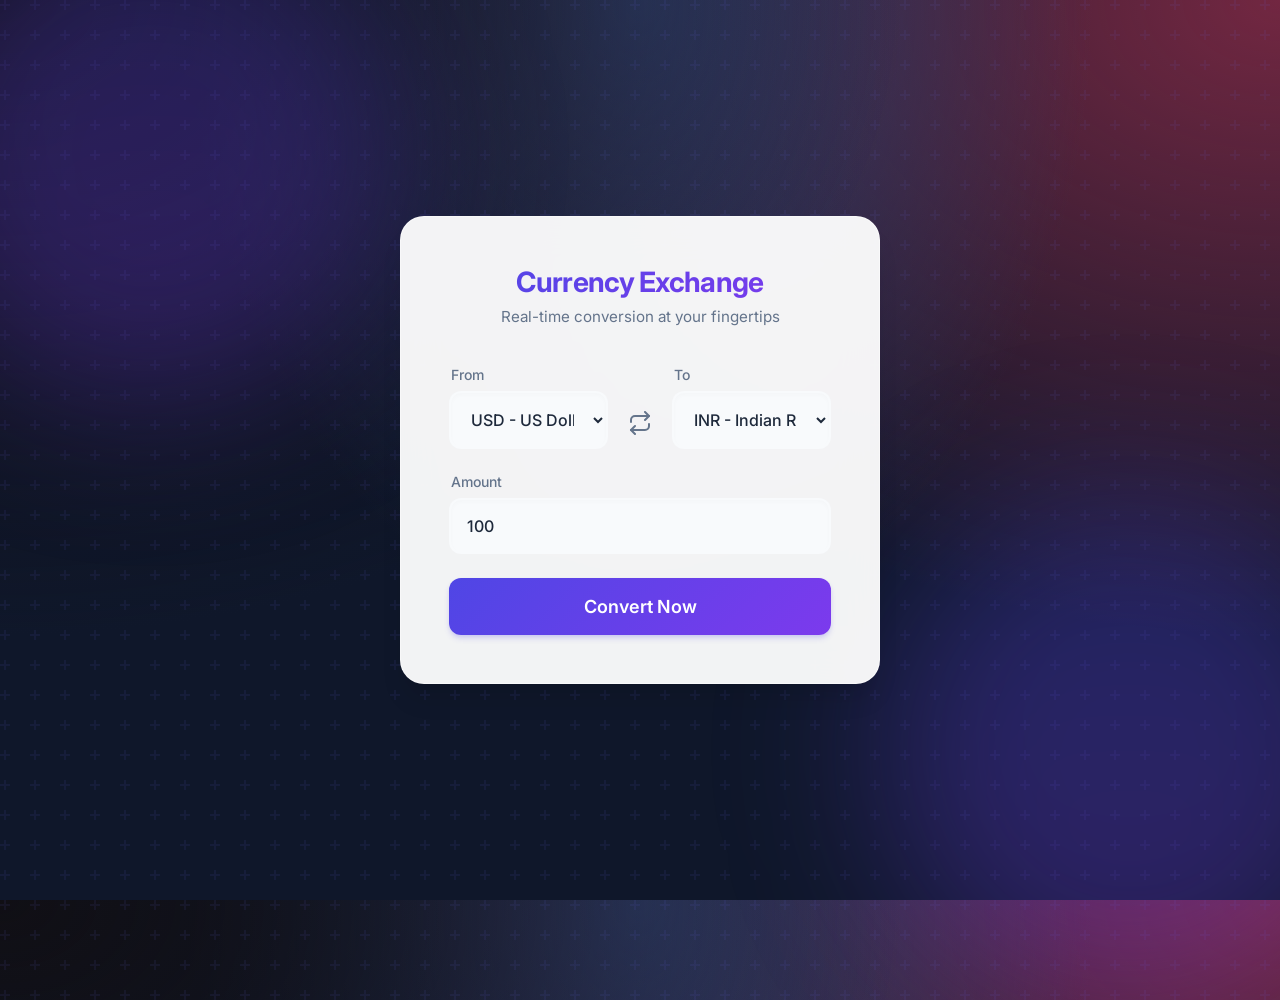
<file: src/main/resources/static/index.html>
<!DOCTYPE html>
<html lang="en">

<head>
    <meta charset="UTF-8">
    <meta name="viewport" content="width=device-width, initial-scale=1.0">
    <title>Currency Converter</title>
    <!-- Google Fonts -->
    <link href="https://fonts.googleapis.com/css2?family=Inter:wght@300;400;500;600;700&display=swap" rel="stylesheet">
    <style>
        :root {
            --primary-gradient: linear-gradient(135deg, #4f46e5 0%, #7c3aed 100%);
            --secondary-gradient: linear-gradient(135deg, #3b82f6 0%, #2563eb 100%);
            --glass-bg: rgba(255, 255, 255, 0.95);
            --text-main: #1e293b;
            --text-secondary: #64748b;
            --border-light: #e2e8f0;
            --input-bg: #f8fafc;
            --shadow-lg: 0 20px 25px -5px rgba(0, 0, 0, 0.1), 0 10px 10px -5px rgba(0, 0, 0, 0.04);
            --shadow-glow: 0 0 20px rgba(79, 70, 229, 0.3);
        }

        * {
            box-sizing: border-box;
            margin: 0;
            padding: 0;
            font-family: 'Inter', sans-serif;
            -webkit-font-smoothing: antialiased;
        }

        body {
            background-color: #0f172a;
            background-image:
                url("data:image/svg+xml,%3Csvg width='60' height='60' viewBox='0 0 60 60' xmlns='http://www.w3.org/2000/svg'%3E%3Cg fill='none' fill-rule='evenodd'%3E%3Cg fill='%236366f1' fill-opacity='0.08'%3E%3Cpath d='M36 34v-4h-2v4h-4v2h4v4h2v-4h4v-2h-4zm0-30V0h-2v4h-4v2h4v4h2V6h4V4h-4zM6 34v-4H4v4H0v2h4v4h2v-4h4v-2H6zM6 4V0H4v4H0v2h4v4h2V6h4V4H6z'/%3E%3C/g%3E%3C/g%3E%3C/svg%3E"),
                radial-gradient(at 0% 0%, hsla(253, 16%, 7%, 1) 0, transparent 50%),
                radial-gradient(at 50% 0%, hsla(225, 39%, 30%, 1) 0, transparent 50%),
                radial-gradient(at 100% 0%, hsla(339, 49%, 30%, 1) 0, transparent 50%);
            display: flex;
            justify-content: center;
            align-items: center;
            min-height: 100vh;
            color: var(--text-main);
            padding: 20px;
            overflow-x: hidden;
        }

        /* Ambient background shapes */
        .ambient-shape {
            position: absolute;
            width: 500px;
            height: 500px;
            background: linear-gradient(180deg, rgba(79, 70, 229, 0.3) 0%, rgba(124, 58, 237, 0.3) 100%);
            filter: blur(80px);
            border-radius: 50%;
            z-index: -1;
            animation: float 10s infinite ease-in-out alternate;
        }

        .shape-1 {
            top: -100px;
            left: -100px;
        }

        .shape-2 {
            bottom: -100px;
            right: -100px;
            animation-delay: -5s;
        }

        @keyframes float {
            0% {
                transform: translate(0, 0);
            }

            100% {
                transform: translate(30px, 50px);
            }
        }

        .converter-card {
            background: var(--glass-bg);
            padding: 3rem;
            border-radius: 24px;
            box-shadow: var(--shadow-lg);
            width: 100%;
            max-width: 480px;
            position: relative;
            backdrop-filter: blur(20px);
            border: 1px solid rgba(255, 255, 255, 0.5);
            animation: slideUp 0.6s cubic-bezier(0.16, 1, 0.3, 1);
        }

        @keyframes slideUp {
            from {
                opacity: 0;
                transform: translateY(40px);
            }

            to {
                opacity: 1;
                transform: translateY(0);
            }
        }

        header {
            text-align: center;
            margin-bottom: 2.5rem;
        }

        h2 {
            font-size: 1.75rem;
            background: var(--primary-gradient);
            -webkit-background-clip: text;
            background-clip: text;
            -webkit-text-fill-color: transparent;
            font-weight: 700;
            letter-spacing: -0.025em;
            margin-bottom: 0.5rem;
        }

        p.subtitle {
            font-size: 0.95rem;
            color: var(--text-secondary);
        }

        .form-group {
            margin-bottom: 1.5rem;
            position: relative;
        }

        label {
            display: block;
            margin-bottom: 0.5rem;
            font-size: 0.875rem;
            color: var(--text-secondary);
            font-weight: 500;
            margin-left: 2px;
        }

        .input-wrapper {
            position: relative;
            z-index: 1;
        }

        select,
        input[type="text"],
        input[type="number"] {
            width: 100%;
            padding: 16px 16px;
            border: 2px solid transparent;
            background: var(--input-bg);
            border-radius: 12px;
            font-size: 1rem;
            font-weight: 500;
            color: var(--text-main);
            transition: all 0.3s cubic-bezier(0.4, 0, 0.2, 1);
            outline: none;
            box-shadow: inset 0 2px 4px rgba(0, 0, 0, 0.02);
        }

        input:hover {
            background: #f1f5f9;
        }

        input:focus {
            background: white;
            border-color: #818cf8;
            /* Light indigo */
            box-shadow: 0 0 0 4px rgba(99, 102, 241, 0.15);
        }

        .currency-row {
            display: grid;
            grid-template-columns: 1fr auto 1fr;
            gap: 12px;
            align-items: end;
            margin-bottom: 1.5rem;
        }

        .swap-icon {
            display: flex;
            align-items: center;
            justify-content: center;
            width: 40px;
            height: 48px;
            /* Match input height approx */
            margin-bottom: 2px;
            color: #64748b;
            cursor: pointer;
            transition: transform 0.3s ease, color 0.3s ease;
        }

        .swap-icon:hover {
            color: #4f46e5;
            transform: rotate(180deg);
        }

        button.cta-btn {
            width: 100%;
            padding: 18px;
            background: var(--primary-gradient);
            color: white;
            border: none;
            border-radius: 12px;
            font-size: 1.125rem;
            font-weight: 600;
            cursor: pointer;
            transition: all 0.3s ease;
            position: relative;
            overflow: hidden;
            box-shadow: 0 4px 6px -1px rgba(79, 70, 229, 0.2), 0 2px 4px -1px rgba(79, 70, 229, 0.1);
        }

        button.cta-btn::after {
            content: '';
            position: absolute;
            top: 0;
            left: 0;
            right: 0;
            bottom: 0;
            background: linear-gradient(to bottom, rgba(255, 255, 255, 0.1), transparent);
            opacity: 0;
            transition: opacity 0.3s;
        }

        button.cta-btn:hover {
            transform: translateY(-2px);
            box-shadow: 0 10px 15px -3px rgba(79, 70, 229, 0.3);
        }

        button.cta-btn:hover::after {
            opacity: 1;
        }

        button.cta-btn:active {
            transform: translateY(0);
        }

        button.cta-btn:disabled {
            opacity: 0.7;
            cursor: not-allowed;
            transform: none;
        }

        #result {
            margin-top: 2rem;
            padding: 1.5rem;
            background: linear-gradient(to right, #eff6ff, #f5f3ff);
            border-radius: 16px;
            border: 1px solid #e0e7ff;
            text-align: center;
            display: none;
            animation: fadeIn 0.4s ease-out;
        }

        #result.visible {
            display: block;
        }

        @keyframes fadeIn {
            from {
                opacity: 0;
                transform: translateY(10px);
            }

            to {
                opacity: 1;
                transform: translateY(0);
            }
        }

        .result-label {
            font-size: 0.875rem;
            text-transform: uppercase;
            letter-spacing: 0.05em;
            color: #64748b;
            margin-bottom: 0.5rem;
            font-weight: 600;
        }

        .result-value {
            font-size: 2rem;
            font-weight: 700;
            color: #1e293b;
            background: var(--secondary-gradient);
            -webkit-background-clip: text;
            background-clip: text;
            -webkit-text-fill-color: transparent;
        }

        /* Loading Spinner */
        .spinner {
            display: inline-block;
            width: 24px;
            height: 24px;
            border: 3px solid rgba(255, 255, 255, 0.3);
            border-radius: 50%;
            border-top-color: #fff;
            animation: spin 1s ease-in-out infinite;
            margin-left: 10px;
            vertical-align: middle;
            display: none;
        }

        .loading .spinner {
            display: inline-block;
        }

        .loading span {
            opacity: 0.8;
        }

        @keyframes spin {
            to {
                transform: rotate(360deg);
            }
        }
    </style>
</head>

<body>

    <div class="ambient-shape shape-1"></div>
    <div class="ambient-shape shape-2"></div>

    <div class="converter-card">
        <header>
            <h2>Currency Exchange</h2>
            <p class="subtitle">Real-time conversion at your fingertips</p>
        </header>

        <div class="currency-row">
            <div class="form-group" style="margin-bottom: 0;">
                <label for="from">From</label>
                <div class="input-wrapper">
                    <select id="from">
                        <option value="USD" selected>USD - US Dollar</option>
                        <option value="EUR">EUR - Euro</option>
                        <option value="GBP">GBP - British Pound</option>
                        <option value="JPY">JPY - Japanese Yen</option>
                        <option value="AUD">AUD - Australian Dollar</option>
                        <option value="CAD">CAD - Canadian Dollar</option>
                        <option value="CHF">CHF - Swiss Franc</option>
                        <option value="CNY">CNY - Chinese Yuan</option>
                        <option value="INR">INR - Indian Rupee</option>
                        <option value="MXN">MXN - Mexican Peso</option>
                        <option value="BRL">BRL - Brazilian Real</option>
                        <option value="ZAR">ZAR - South African Rand</option>
                        <option value="SGD">SGD - Singapore Dollar</option>
                        <option value="HKD">HKD - Hong Kong Dollar</option>
                        <option value="NZD">NZD - New Zealand Dollar</option>
                        <option value="SEK">SEK - Swedish Krona</option>
                        <option value="NOK">NOK - Norwegian Krone</option>
                        <option value="KRW">KRW - South Korean Won</option>
                        <option value="TRY">TRY - Turkish Lira</option>
                        <option value="RUB">RUB - Russian Ruble</option>
                    </select>
                </div>
            </div>

            <div class="swap-icon" onclick="swapCurrencies()" title="Swap Currencies">
                <svg width="24" height="24" viewBox="0 0 24 24" fill="none" stroke="currentColor" stroke-width="2"
                    stroke-linecap="round" stroke-linejoin="round">
                    <polyline points="17 1 21 5 17 9"></polyline>
                    <path d="M3 11V9a4 4 0 0 1 4-4h14"></path>
                    <polyline points="7 23 3 19 7 15"></polyline>
                    <path d="M21 13v2a4 4 0 0 1-4 4H3"></path>
                </svg>
            </div>

            <div class="form-group" style="margin-bottom: 0;">
                <label for="to">To</label>
                <div class="input-wrapper">
                    <select id="to">
                        <option value="USD">USD - US Dollar</option>
                        <option value="EUR">EUR - Euro</option>
                        <option value="GBP">GBP - British Pound</option>
                        <option value="JPY">JPY - Japanese Yen</option>
                        <option value="AUD">AUD - Australian Dollar</option>
                        <option value="CAD">CAD - Canadian Dollar</option>
                        <option value="CHF">CHF - Swiss Franc</option>
                        <option value="CNY">CNY - Chinese Yuan</option>
                        <option value="INR" selected>INR - Indian Rupee</option>
                        <option value="MXN">MXN - Mexican Peso</option>
                        <option value="BRL">BRL - Brazilian Real</option>
                        <option value="ZAR">ZAR - South African Rand</option>
                        <option value="SGD">SGD - Singapore Dollar</option>
                        <option value="HKD">HKD - Hong Kong Dollar</option>
                        <option value="NZD">NZD - New Zealand Dollar</option>
                        <option value="SEK">SEK - Swedish Krona</option>
                        <option value="NOK">NOK - Norwegian Krone</option>
                        <option value="KRW">KRW - South Korean Won</option>
                        <option value="TRY">TRY - Turkish Lira</option>
                        <option value="RUB">RUB - Russian Ruble</option>
                    </select>
                </div>
            </div>
        </div>

        <div class="form-group">
            <label for="amount">Amount</label>
            <div class="input-wrapper">
                <input type="number" id="amount" placeholder="Enter amount" value="100">
            </div>
        </div>

        <button class="cta-btn" onclick="convertCurrency()">
            <span>Convert Now</span>
            <div class="spinner"></div>
        </button>

        <div id="result">
            <div class="result-label">Total Converted Amount</div>
            <div class="result-value" id="result-text"></div>
        </div>
    </div>

    <script>
        async function convertCurrency() {
            const fromInput = document.getElementById('from');
            const toInput = document.getElementById('to');
            const amountInput = document.getElementById('amount');
            const resultElement = document.getElementById('result');
            const resultText = document.getElementById('result-text');
            const button = document.querySelector('button');

            const from = fromInput.value.trim();
            const to = toInput.value.trim();
            const amount = amountInput.value.trim();


            // UI Validation
            if (!from || !to || !amount) {
                // Simple shake animation for empty inputs
                if (!from) fromInput.focus();
                else if (!to) toInput.focus();
                else amountInput.focus();
                return;
            }

            // State: Loading
            button.classList.add('loading');
            button.disabled = true;
            resultElement.classList.remove('visible');

            try {
                // Artificial delay for better UX (optional, remove if not needed)
                // await new Promise(r => setTimeout(r, 600));

                const response = await fetch(
                    `http://localhost:8080/api/convert?from=${from}&to=${to}&amount=${amount}`,
                    {
                        method: 'POST',
                        headers: {
                            'Content-Type': 'application/json',
                            'X-API-KEY': 'currency-converter-api-key-12345'
                        }
                    }
                );

                if (!response.ok) {
                    throw new Error("Request blocked: " + response.status);
                }

                const data = await response.json();

                // Format number as currency if possible, or just regular format
                let formattedAmount = new Intl.NumberFormat('en-US', {
                    style: 'currency',
                    currency: to,
                    maximumFractionDigits: 2
                }).format(data.convertedAmount);

                // If formatting fails (e.g. invalid currency code), fallback to raw
                if (formattedAmount === 'NaN' || !formattedAmount) {
                    formattedAmount = data.convertedAmount;
                }

                resultText.innerText = formattedAmount;
                resultElement.classList.add('visible');

            } catch (error) {
                console.error(error);
                alert("Error: " + error.message);
            } finally {
                // State: Idle
                button.classList.remove('loading');
                button.disabled = false;
            }
        }

        function swapCurrencies() {
            const fromInput = document.getElementById('from');
            const toInput = document.getElementById('to');

            const temp = fromInput.value;
            fromInput.value = toInput.value;
            toInput.value = temp;

            // Animate visually?
        }

        // Auto-trigger fetch on "Enter" key in amount
        document.getElementById('amount').addEventListener('keypress', function (e) {
            if (e.key === 'Enter') {
                convertCurrency();
            }
        });
    </script>

</body>

</html>
</file>
